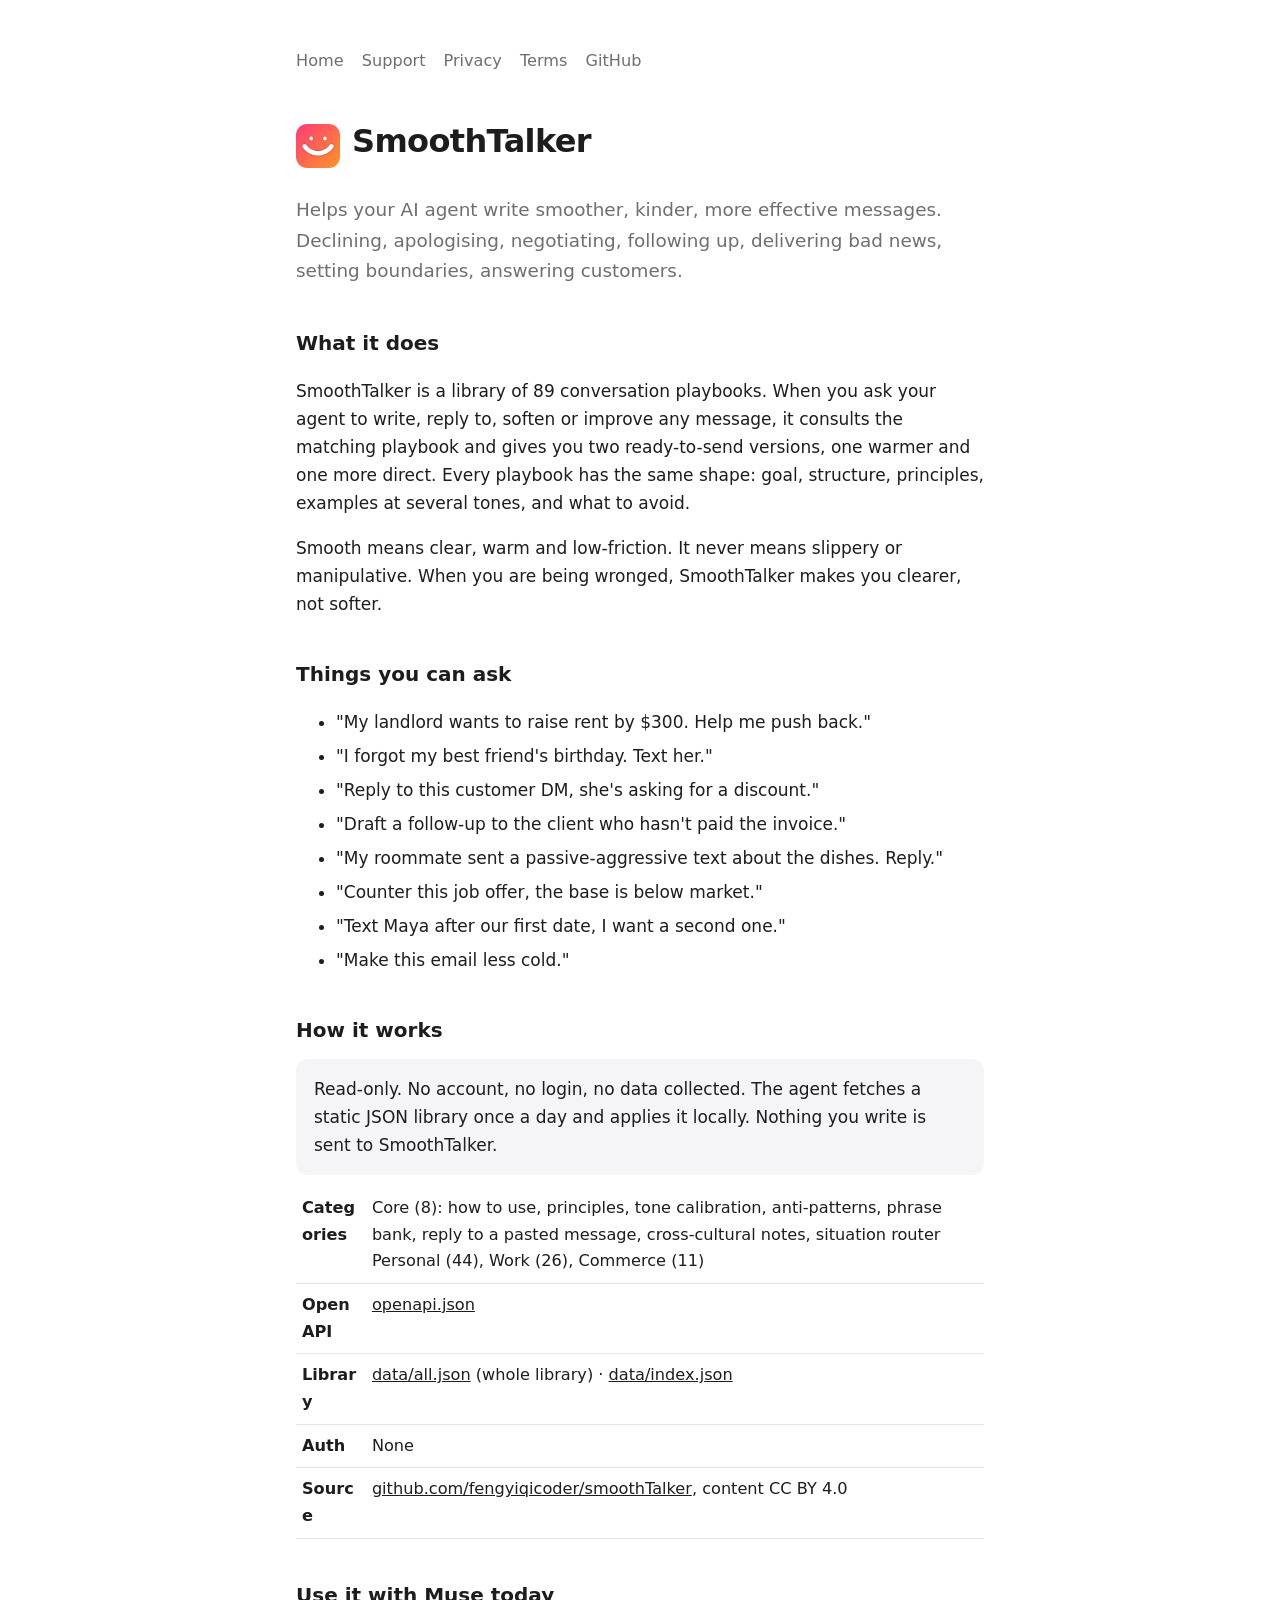
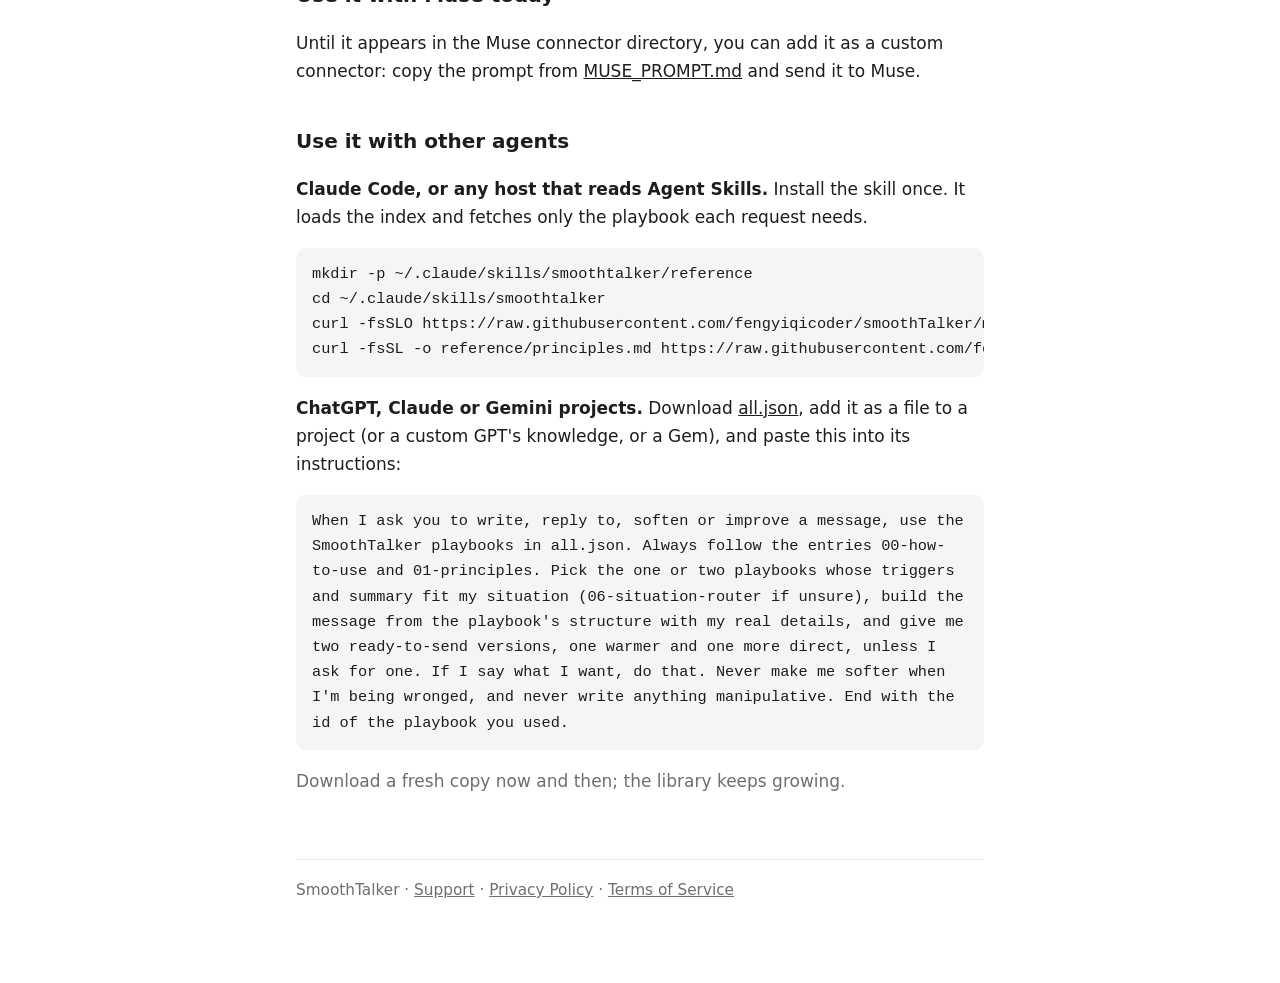
<file: index.html>
<!doctype html>
<html lang="en"><head><meta charset="utf-8"><meta name="viewport" content="width=device-width,initial-scale=1">
<title>SmoothTalker</title><meta name="description" content="A read-only connector that helps your AI agent write smoother, kinder, more effective messages.">
<link rel="icon" href="assets/icon-128.png"><link rel="stylesheet" href="style.css"></head><body>
<nav><a href="/">Home</a><a href="support.html">Support</a><a href="privacy.html">Privacy</a><a href="terms.html">Terms</a><a href="https://github.com/fengyiqicoder/smoothTalker">GitHub</a></nav>
<div class="logo"><img src="assets/icon-128.png" alt=""><h1>SmoothTalker</h1></div>
<p class="lead">Helps your AI agent write smoother, kinder, more effective messages. Declining, apologising, negotiating, following up, delivering bad news, setting boundaries, answering customers.</p>

<h2>What it does</h2>
<p>SmoothTalker is a library of 89 conversation playbooks. When you ask your agent to write, reply to, soften or improve any message, it consults the matching playbook and gives you two ready-to-send versions, one warmer and one more direct. Every playbook has the same shape: goal, structure, principles, examples at several tones, and what to avoid.</p>
<p>Smooth means clear, warm and low-friction. It never means slippery or manipulative. When you are being wronged, SmoothTalker makes you clearer, not softer.</p>

<h2>Things you can ask</h2>
<ul class="ex">
<li>"My landlord wants to raise rent by $300. Help me push back."</li>
<li>"I forgot my best friend's birthday. Text her."</li>
<li>"Reply to this customer DM, she's asking for a discount."</li>
<li>"Draft a follow-up to the client who hasn't paid the invoice."</li>
<li>"My roommate sent a passive-aggressive text about the dishes. Reply."</li>
<li>"Counter this job offer, the base is below market."</li>
<li>"Text Maya after our first date, I want a second one."</li>
<li>"Make this email less cold."</li>
</ul>

<h2>How it works</h2>
<div class="card">Read-only. No account, no login, no data collected. The agent fetches a static JSON library once a day and applies it locally. Nothing you write is sent to SmoothTalker.</div>
<table>
<tr><th>Categories</th><td>Core (8): how to use, principles, tone calibration, anti-patterns, phrase bank, reply to a pasted message, cross-cultural notes, situation router<br>Personal (44), Work (26), Commerce (11)</td></tr>
<tr><th>OpenAPI</th><td><a href="openapi.json">openapi.json</a></td></tr>
<tr><th>Library</th><td><a href="data/all.json">data/all.json</a> (whole library) · <a href="data/index.json">data/index.json</a></td></tr>
<tr><th>Auth</th><td>None</td></tr>
<tr><th>Source</th><td><a href="https://github.com/fengyiqicoder/smoothTalker">github.com/fengyiqicoder/smoothTalker</a>, content CC BY 4.0</td></tr>
</table>

<h2>Use it with Muse today</h2>
<p>Until it appears in the Muse connector directory, you can add it as a custom connector: copy the prompt from <a href="https://github.com/fengyiqicoder/smoothTalker/blob/main/MUSE_PROMPT.md">MUSE_PROMPT.md</a> and send it to Muse.</p>

<h2>Use it with other agents</h2>
<p><strong>Claude Code, or any host that reads Agent Skills.</strong> Install the skill once. It loads the index and fetches only the playbook each request needs.</p>
<pre>mkdir -p ~/.claude/skills/smoothtalker/reference
cd ~/.claude/skills/smoothtalker
curl -fsSLO https://raw.githubusercontent.com/fengyiqicoder/smoothTalker/main/skill/SKILL.md
curl -fsSL -o reference/principles.md https://raw.githubusercontent.com/fengyiqicoder/smoothTalker/main/skill/reference/principles.md</pre>
<p><strong>ChatGPT, Claude or Gemini projects.</strong> Download <a href="data/all.json">all.json</a>, add it as a file to a project (or a custom GPT's knowledge, or a Gem), and paste this into its instructions:</p>
<pre class="wrap">When I ask you to write, reply to, soften or improve a message, use the SmoothTalker playbooks in all.json. Always follow the entries 00-how-to-use and 01-principles. Pick the one or two playbooks whose triggers and summary fit my situation (06-situation-router if unsure), build the message from the playbook's structure with my real details, and give me two ready-to-send versions, one warmer and one more direct, unless I ask for one. If I say what I want, do that. Never make me softer when I'm being wronged, and never write anything manipulative. End with the id of the playbook you used.</pre>
<p class="m">Download a fresh copy now and then; the library keeps growing.</p>

<footer>SmoothTalker · <a href="support.html">Support</a> · <a href="privacy.html">Privacy Policy</a> · <a href="terms.html">Terms of Service</a></footer>
</body></html>
</file>
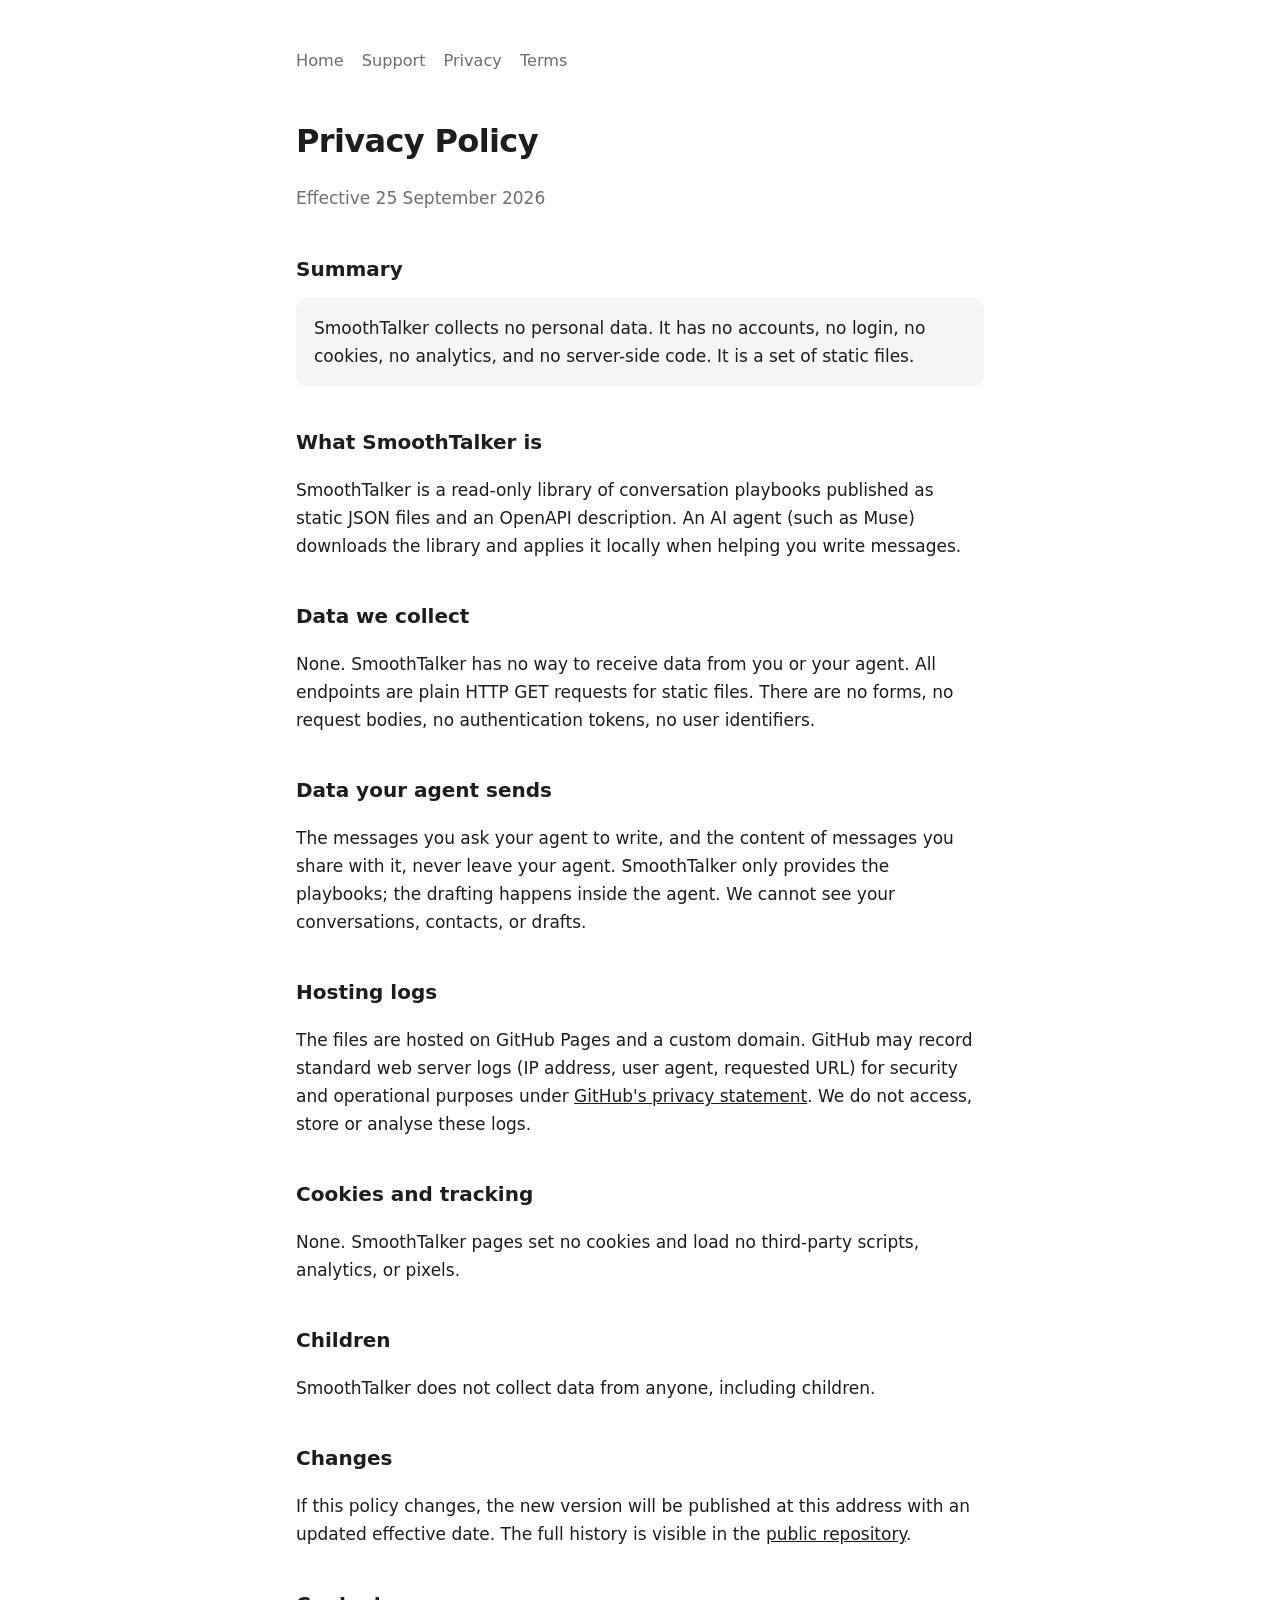
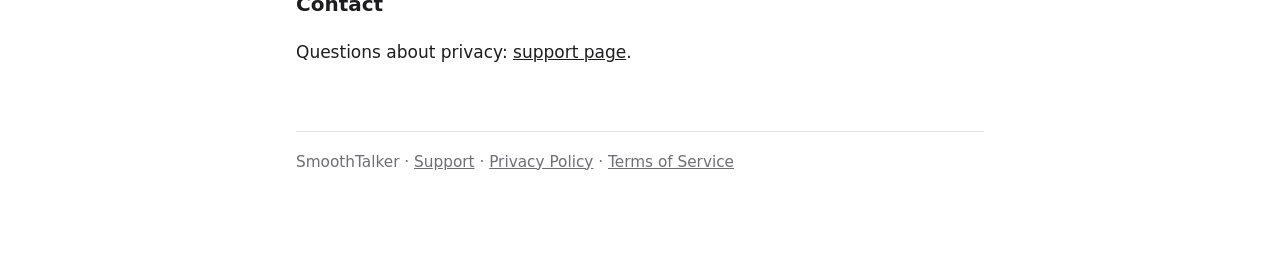
<file: privacy.html>
<!doctype html>
<html lang="en"><head><meta charset="utf-8"><meta name="viewport" content="width=device-width,initial-scale=1">
<title>SmoothTalker Privacy Policy</title><link rel="icon" href="assets/icon-128.png"><link rel="stylesheet" href="style.css"></head><body>
<nav><a href="/">Home</a><a href="support.html">Support</a><a href="privacy.html">Privacy</a><a href="terms.html">Terms</a></nav>
<h1>Privacy Policy</h1>
<p class="m">Effective 25 September 2026</p>

<h2>Summary</h2>
<div class="card">SmoothTalker collects no personal data. It has no accounts, no login, no cookies, no analytics, and no server-side code. It is a set of static files.</div>

<h2>What SmoothTalker is</h2>
<p>SmoothTalker is a read-only library of conversation playbooks published as static JSON files and an OpenAPI description. An AI agent (such as Muse) downloads the library and applies it locally when helping you write messages.</p>

<h2>Data we collect</h2>
<p>None. SmoothTalker has no way to receive data from you or your agent. All endpoints are plain HTTP GET requests for static files. There are no forms, no request bodies, no authentication tokens, no user identifiers.</p>

<h2>Data your agent sends</h2>
<p>The messages you ask your agent to write, and the content of messages you share with it, never leave your agent. SmoothTalker only provides the playbooks; the drafting happens inside the agent. We cannot see your conversations, contacts, or drafts.</p>

<h2>Hosting logs</h2>
<p>The files are hosted on GitHub Pages and a custom domain. GitHub may record standard web server logs (IP address, user agent, requested URL) for security and operational purposes under <a href="https://docs.github.com/en/site-policy/privacy-policies/github-general-privacy-statement">GitHub's privacy statement</a>. We do not access, store or analyse these logs.</p>

<h2>Cookies and tracking</h2>
<p>None. SmoothTalker pages set no cookies and load no third-party scripts, analytics, or pixels.</p>

<h2>Children</h2>
<p>SmoothTalker does not collect data from anyone, including children.</p>

<h2>Changes</h2>
<p>If this policy changes, the new version will be published at this address with an updated effective date. The full history is visible in the <a href="https://github.com/fengyiqicoder/smoothTalker/commits/main/privacy.html">public repository</a>.</p>

<h2>Contact</h2>
<p>Questions about privacy: <a href="support.html">support page</a>.</p>
<footer>SmoothTalker · <a href="support.html">Support</a> · <a href="privacy.html">Privacy Policy</a> · <a href="terms.html">Terms of Service</a></footer>
</body></html>
</file>
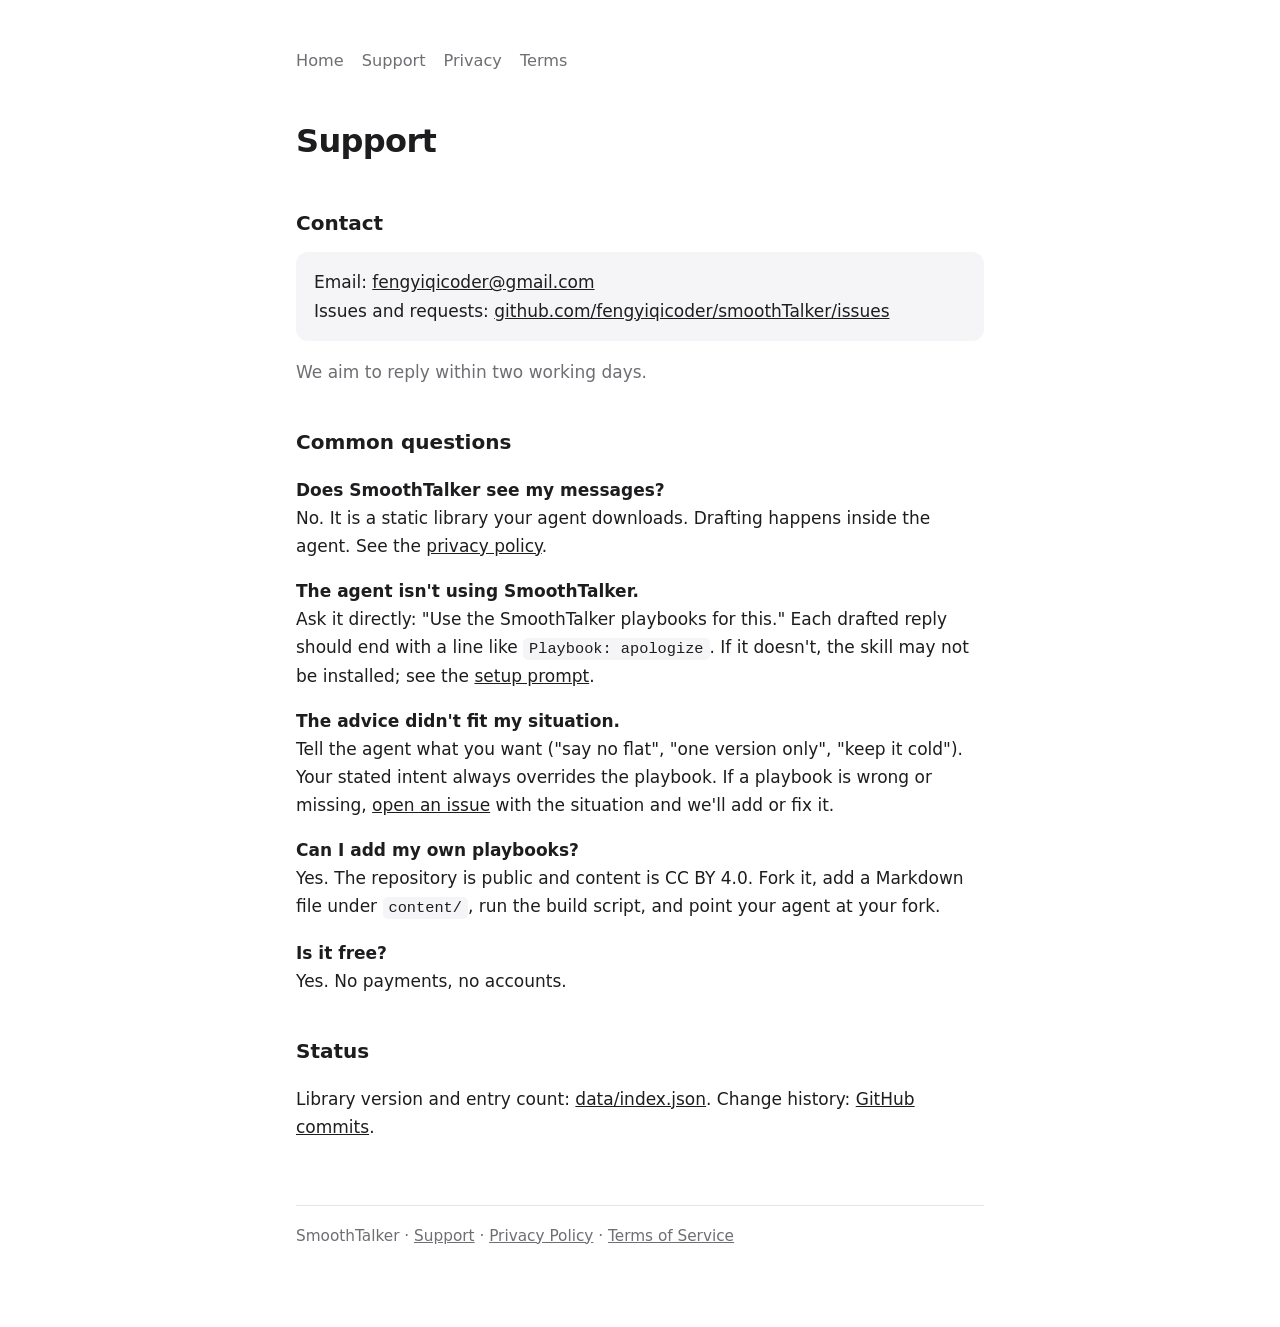
<file: support.html>
<!doctype html>
<html lang="en"><head><meta charset="utf-8"><meta name="viewport" content="width=device-width,initial-scale=1">
<title>SmoothTalker Support</title><link rel="icon" href="assets/icon-128.png"><link rel="stylesheet" href="style.css"></head><body>
<nav><a href="/">Home</a><a href="support.html">Support</a><a href="privacy.html">Privacy</a><a href="terms.html">Terms</a></nav>
<h1>Support</h1>

<h2>Contact</h2>
<div class="card">Email: <a href="mailto:fengyiqicoder@gmail.com">fengyiqicoder@gmail.com</a><br>Issues and requests: <a href="https://github.com/fengyiqicoder/smoothTalker/issues">github.com/fengyiqicoder/smoothTalker/issues</a></div>
<p class="m">We aim to reply within two working days.</p>

<h2>Common questions</h2>
<p><strong>Does SmoothTalker see my messages?</strong><br>No. It is a static library your agent downloads. Drafting happens inside the agent. See the <a href="privacy.html">privacy policy</a>.</p>
<p><strong>The agent isn't using SmoothTalker.</strong><br>Ask it directly: "Use the SmoothTalker playbooks for this." Each drafted reply should end with a line like <code>Playbook: apologize</code>. If it doesn't, the skill may not be installed; see the <a href="https://github.com/fengyiqicoder/smoothTalker/blob/main/MUSE_PROMPT.md">setup prompt</a>.</p>
<p><strong>The advice didn't fit my situation.</strong><br>Tell the agent what you want ("say no flat", "one version only", "keep it cold"). Your stated intent always overrides the playbook. If a playbook is wrong or missing, <a href="https://github.com/fengyiqicoder/smoothTalker/issues">open an issue</a> with the situation and we'll add or fix it.</p>
<p><strong>Can I add my own playbooks?</strong><br>Yes. The repository is public and content is CC BY 4.0. Fork it, add a Markdown file under <code>content/</code>, run the build script, and point your agent at your fork.</p>
<p><strong>Is it free?</strong><br>Yes. No payments, no accounts.</p>

<h2>Status</h2>
<p>Library version and entry count: <a href="data/index.json">data/index.json</a>. Change history: <a href="https://github.com/fengyiqicoder/smoothTalker/commits/main">GitHub commits</a>.</p>
<footer>SmoothTalker · <a href="support.html">Support</a> · <a href="privacy.html">Privacy Policy</a> · <a href="terms.html">Terms of Service</a></footer>
</body></html>
</file>
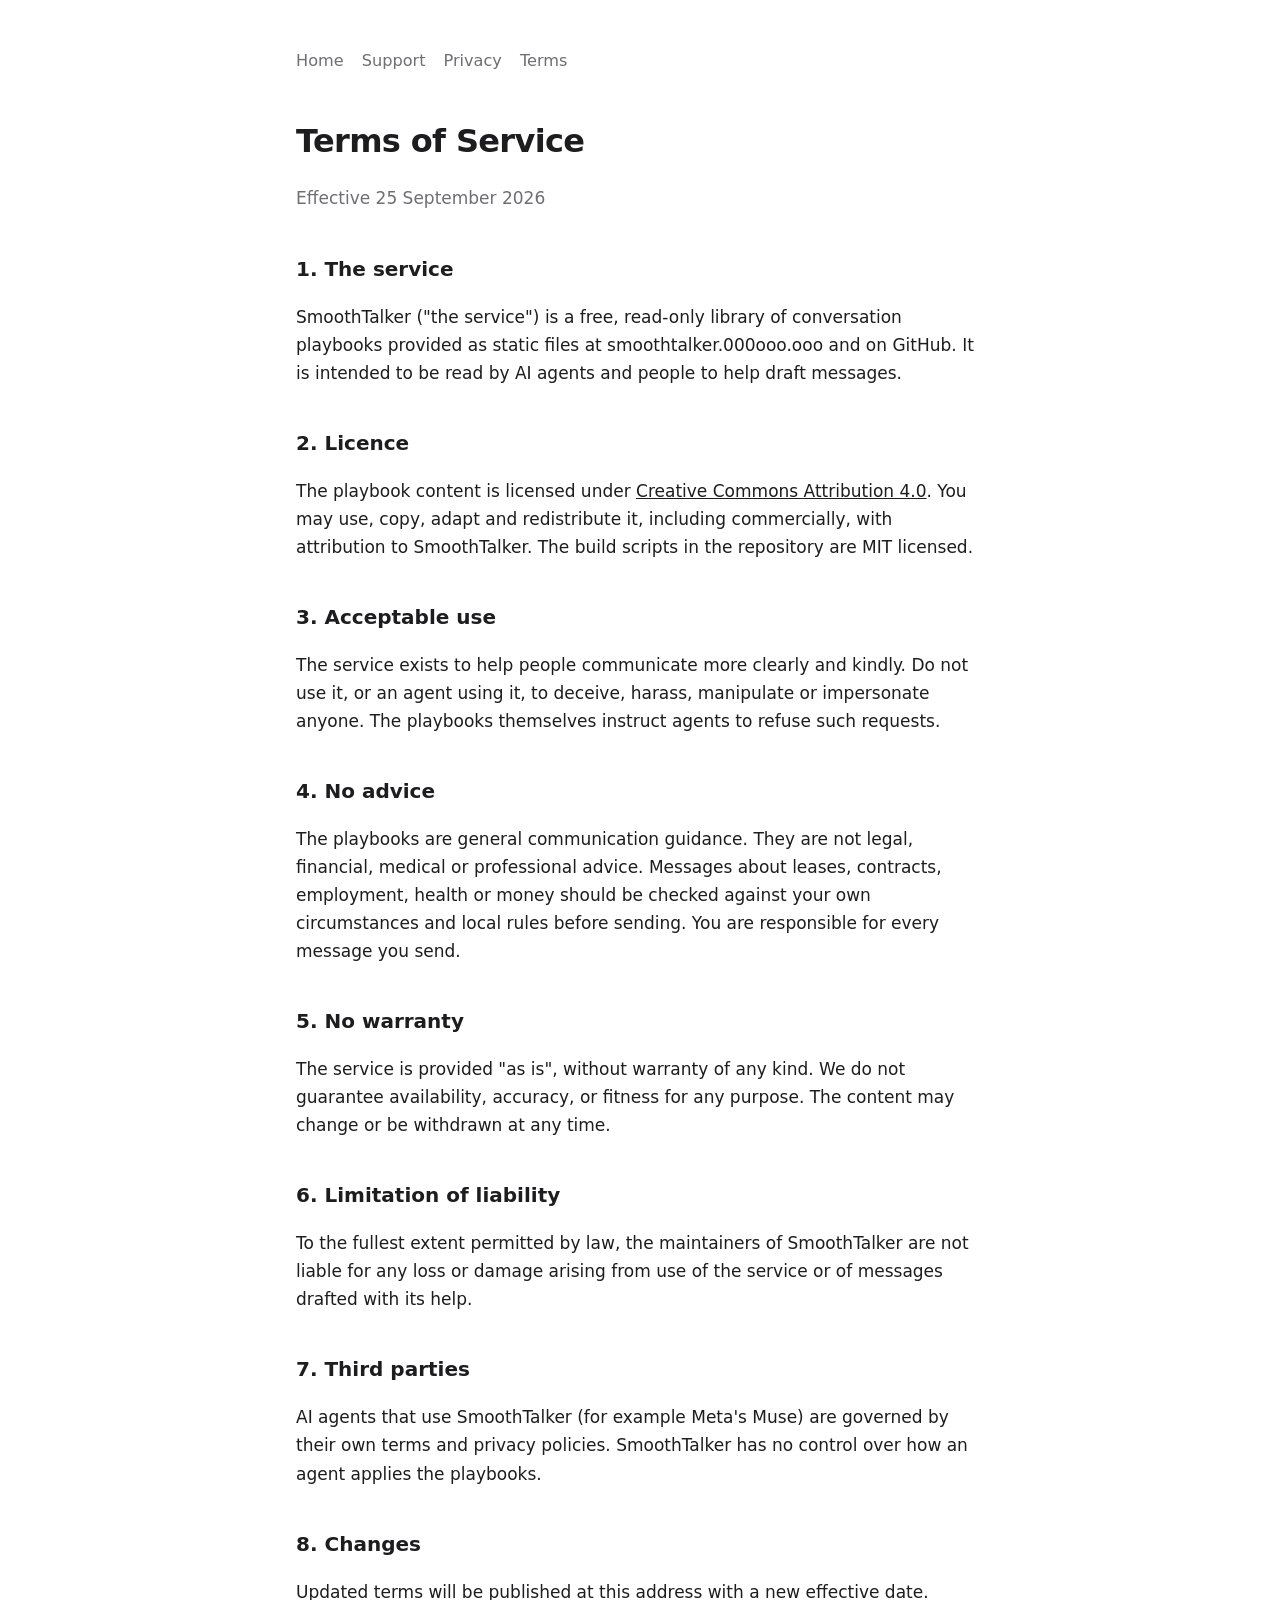
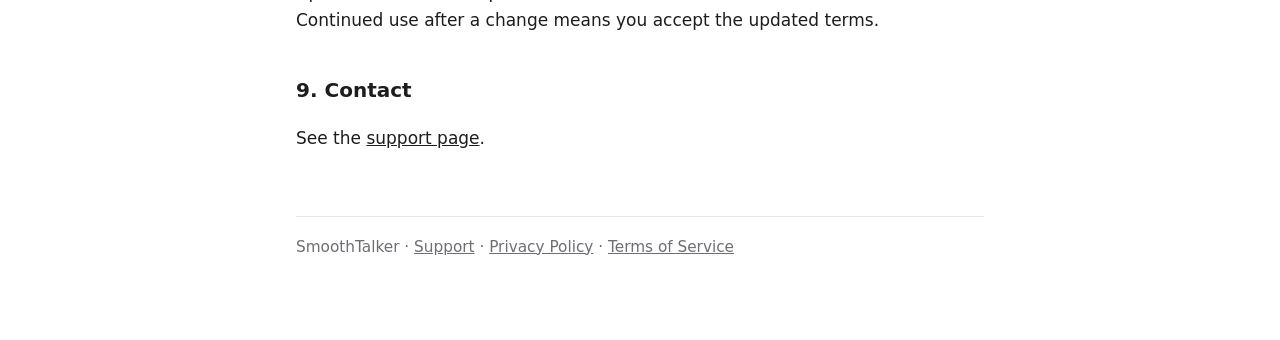
<file: terms.html>
<!doctype html>
<html lang="en"><head><meta charset="utf-8"><meta name="viewport" content="width=device-width,initial-scale=1">
<title>SmoothTalker Terms of Service</title><link rel="icon" href="assets/icon-128.png"><link rel="stylesheet" href="style.css"></head><body>
<nav><a href="/">Home</a><a href="support.html">Support</a><a href="privacy.html">Privacy</a><a href="terms.html">Terms</a></nav>
<h1>Terms of Service</h1>
<p class="m">Effective 25 September 2026</p>

<h2>1. The service</h2>
<p>SmoothTalker ("the service") is a free, read-only library of conversation playbooks provided as static files at smoothtalker.000ooo.ooo and on GitHub. It is intended to be read by AI agents and people to help draft messages.</p>

<h2>2. Licence</h2>
<p>The playbook content is licensed under <a href="https://creativecommons.org/licenses/by/4.0/">Creative Commons Attribution 4.0</a>. You may use, copy, adapt and redistribute it, including commercially, with attribution to SmoothTalker. The build scripts in the repository are MIT licensed.</p>

<h2>3. Acceptable use</h2>
<p>The service exists to help people communicate more clearly and kindly. Do not use it, or an agent using it, to deceive, harass, manipulate or impersonate anyone. The playbooks themselves instruct agents to refuse such requests.</p>

<h2>4. No advice</h2>
<p>The playbooks are general communication guidance. They are not legal, financial, medical or professional advice. Messages about leases, contracts, employment, health or money should be checked against your own circumstances and local rules before sending. You are responsible for every message you send.</p>

<h2>5. No warranty</h2>
<p>The service is provided "as is", without warranty of any kind. We do not guarantee availability, accuracy, or fitness for any purpose. The content may change or be withdrawn at any time.</p>

<h2>6. Limitation of liability</h2>
<p>To the fullest extent permitted by law, the maintainers of SmoothTalker are not liable for any loss or damage arising from use of the service or of messages drafted with its help.</p>

<h2>7. Third parties</h2>
<p>AI agents that use SmoothTalker (for example Meta's Muse) are governed by their own terms and privacy policies. SmoothTalker has no control over how an agent applies the playbooks.</p>

<h2>8. Changes</h2>
<p>Updated terms will be published at this address with a new effective date. Continued use after a change means you accept the updated terms.</p>

<h2>9. Contact</h2>
<p>See the <a href="support.html">support page</a>.</p>
<footer>SmoothTalker · <a href="support.html">Support</a> · <a href="privacy.html">Privacy Policy</a> · <a href="terms.html">Terms of Service</a></footer>
</body></html>
</file>
<file: style.css>
:root{--fg:#1d1d1f;--bg:#fff;--mute:#6e6e73;--line:#e5e5ea;--accent:#1c1e26;--card:#f5f5f7}
@media(prefers-color-scheme:dark){:root{--fg:#f5f5f7;--bg:#0e0f14;--mute:#a1a1a6;--line:#2a2b33;--accent:#f5f0e6;--card:#1c1e26}}
*{box-sizing:border-box}body{font:17px/1.65 -apple-system,system-ui,"Segoe UI",sans-serif;max-width:720px;margin:0 auto;padding:48px 16px 80px;color:var(--fg);background:var(--bg)}
a{color:inherit}h1{font-size:2rem;margin:0 0 .3em;letter-spacing:-.02em}h2{font-size:1.25rem;margin:2em 0 .5em}p.lead{font-size:1.15rem;color:var(--mute)}
.m{color:var(--mute)}code{font-size:.9em;background:var(--card);padding:2px 6px;border-radius:5px}pre{background:var(--card);padding:14px 16px;border-radius:10px;overflow:auto;font-size:.9em}pre.wrap{white-space:pre-wrap}
nav{display:flex;gap:18px;font-size:.95em;margin-bottom:40px;color:var(--mute)}nav a{text-decoration:none}nav a:hover{text-decoration:underline}
.logo{display:flex;align-items:center;gap:12px;margin-bottom:8px}.logo img{width:44px;height:44px;border-radius:11px}
p,li,.card{overflow-wrap:break-word}ul.ex li{margin:.35em 0}.card{background:var(--card);border-radius:12px;padding:16px 18px;margin:12px 0}
table{border-collapse:collapse;width:100%;font-size:.95em}td,th{text-align:left;padding:8px 6px;border-bottom:1px solid var(--line);vertical-align:top;overflow-wrap:anywhere}
footer{margin-top:64px;color:var(--mute);font-size:.9em;border-top:1px solid var(--line);padding-top:18px}
</file>
